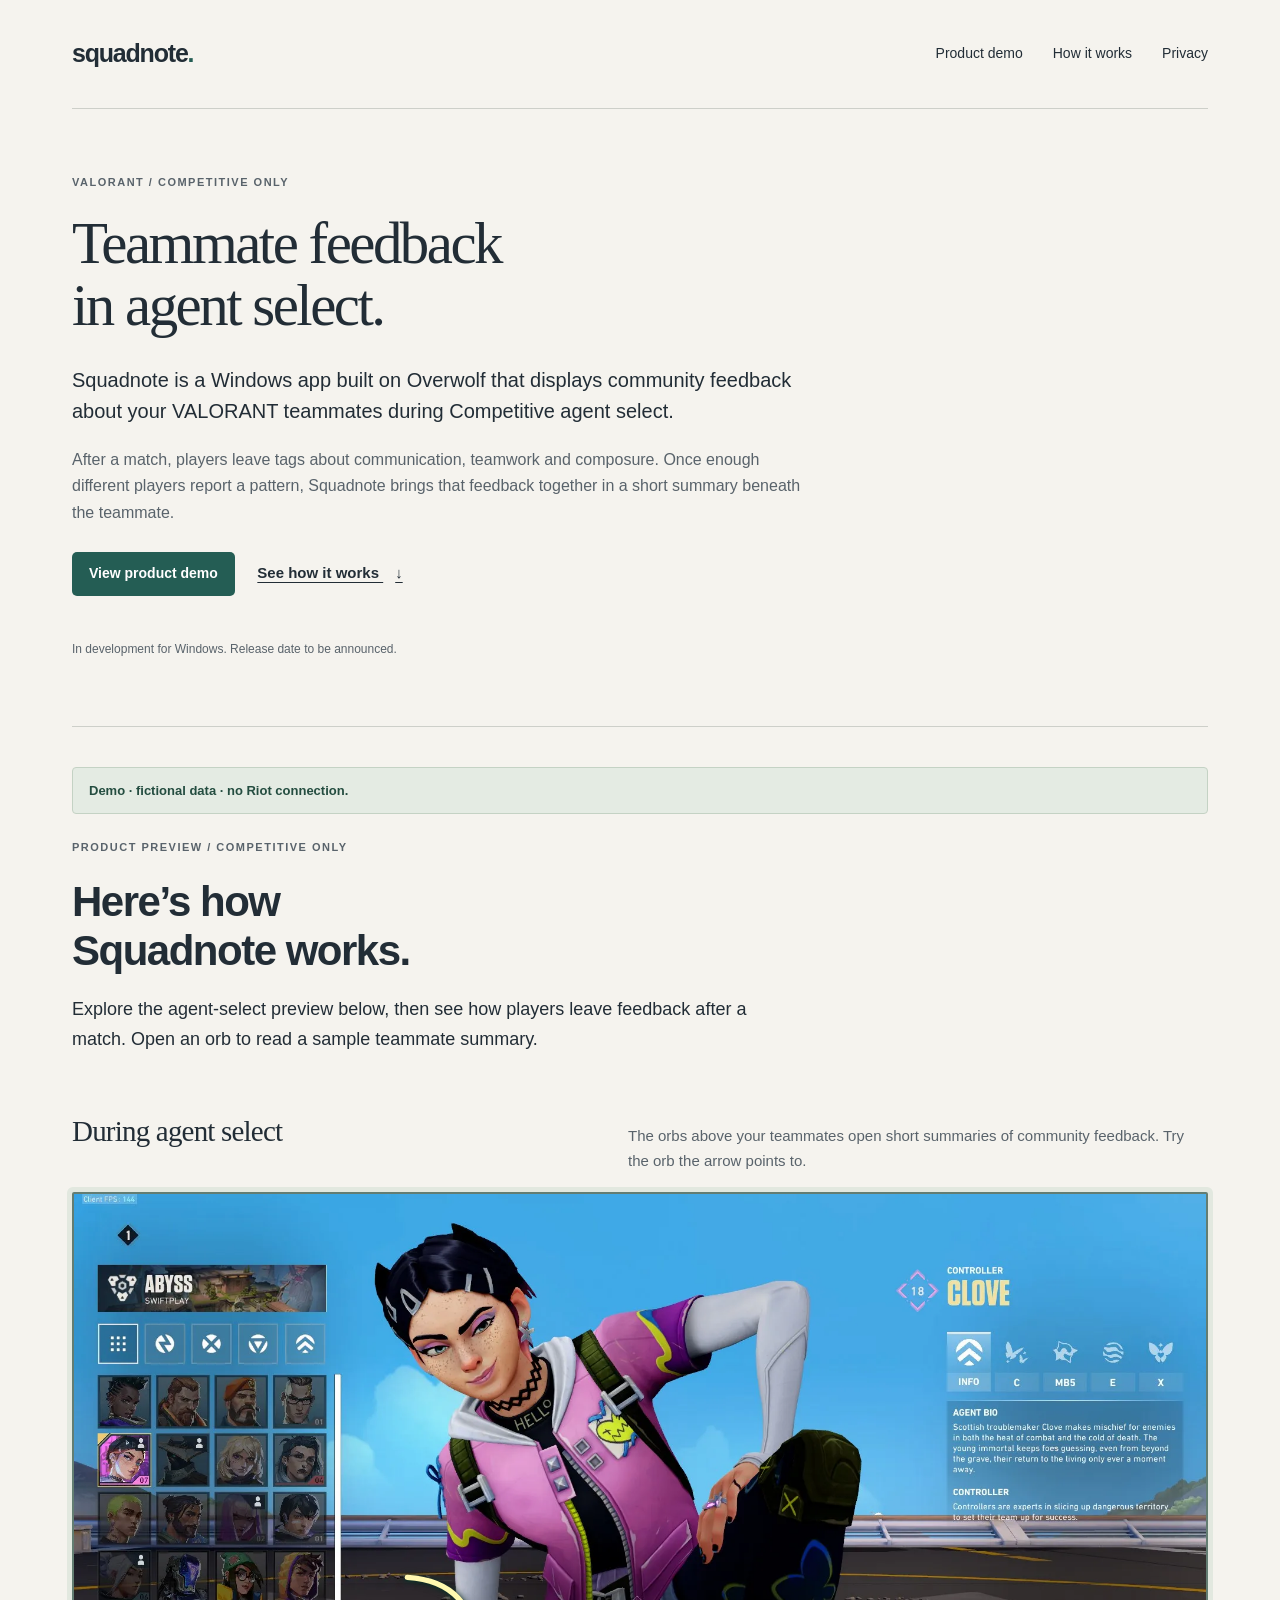
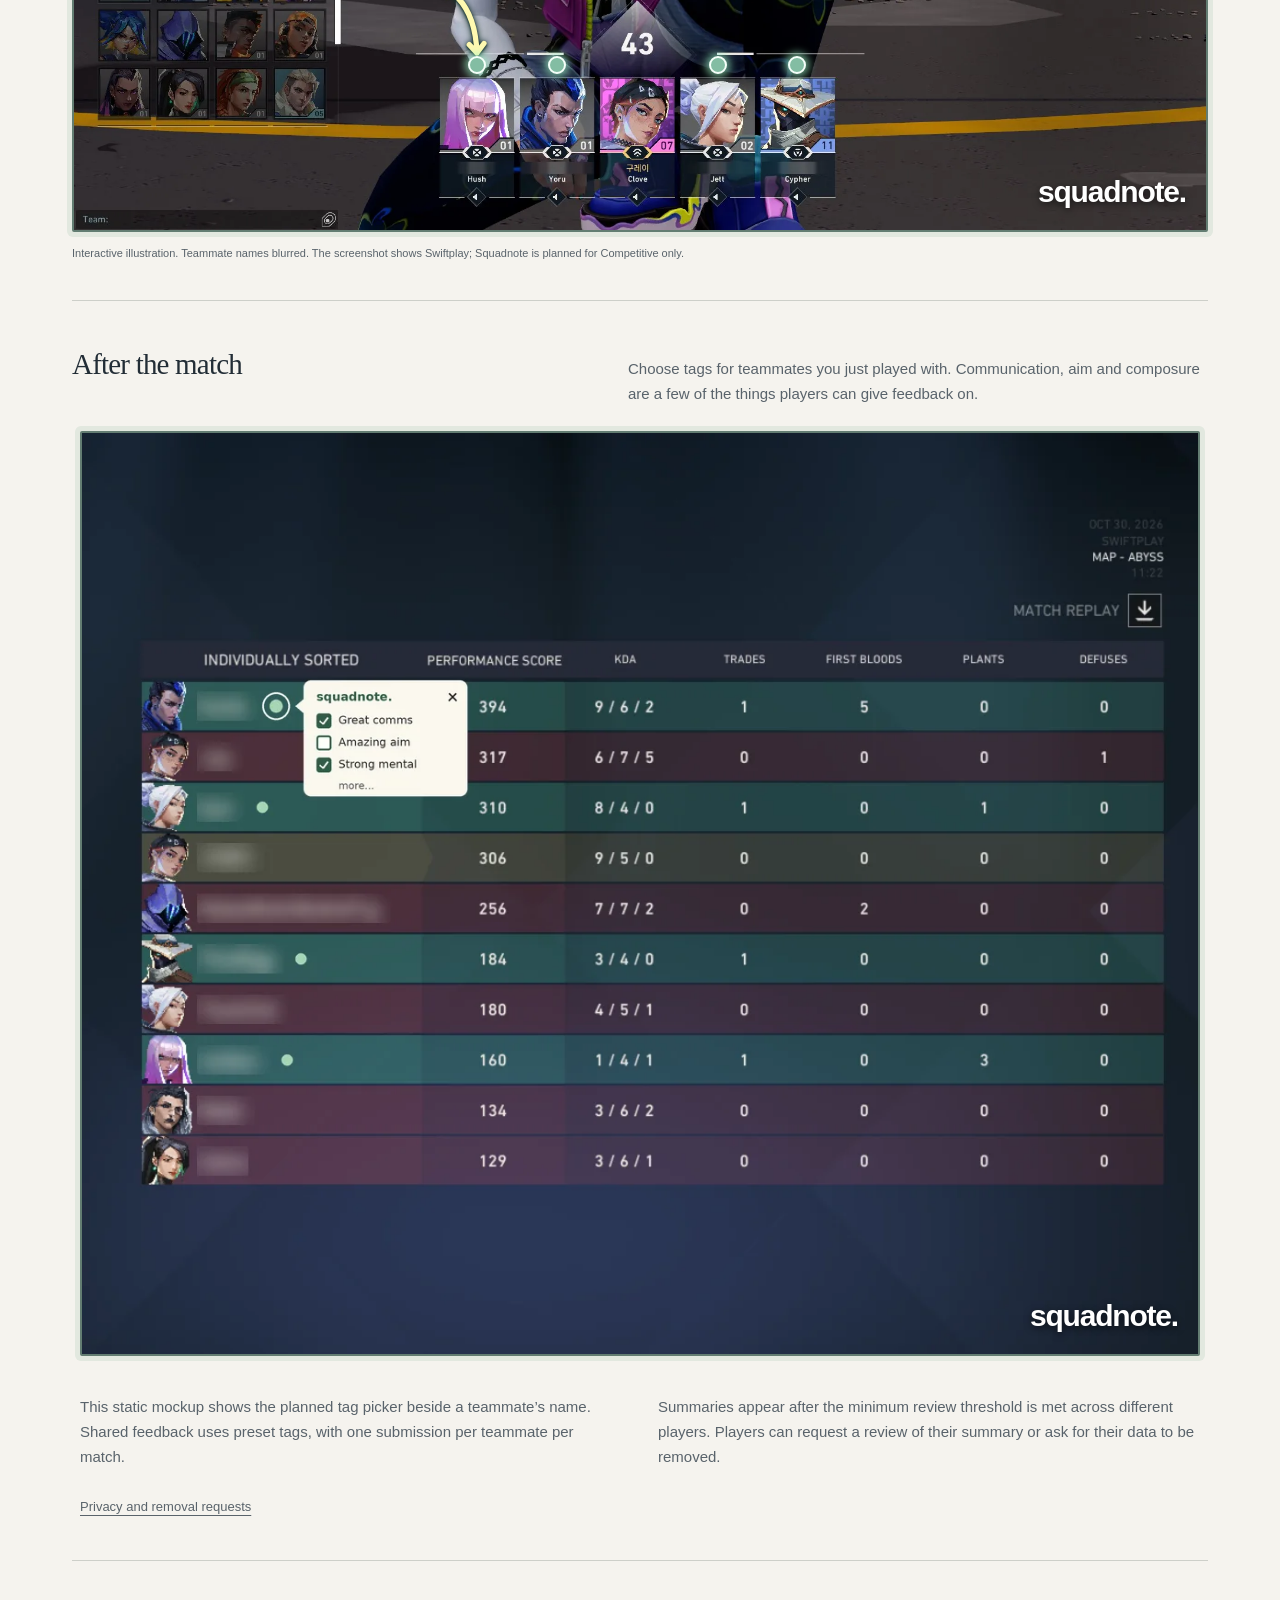
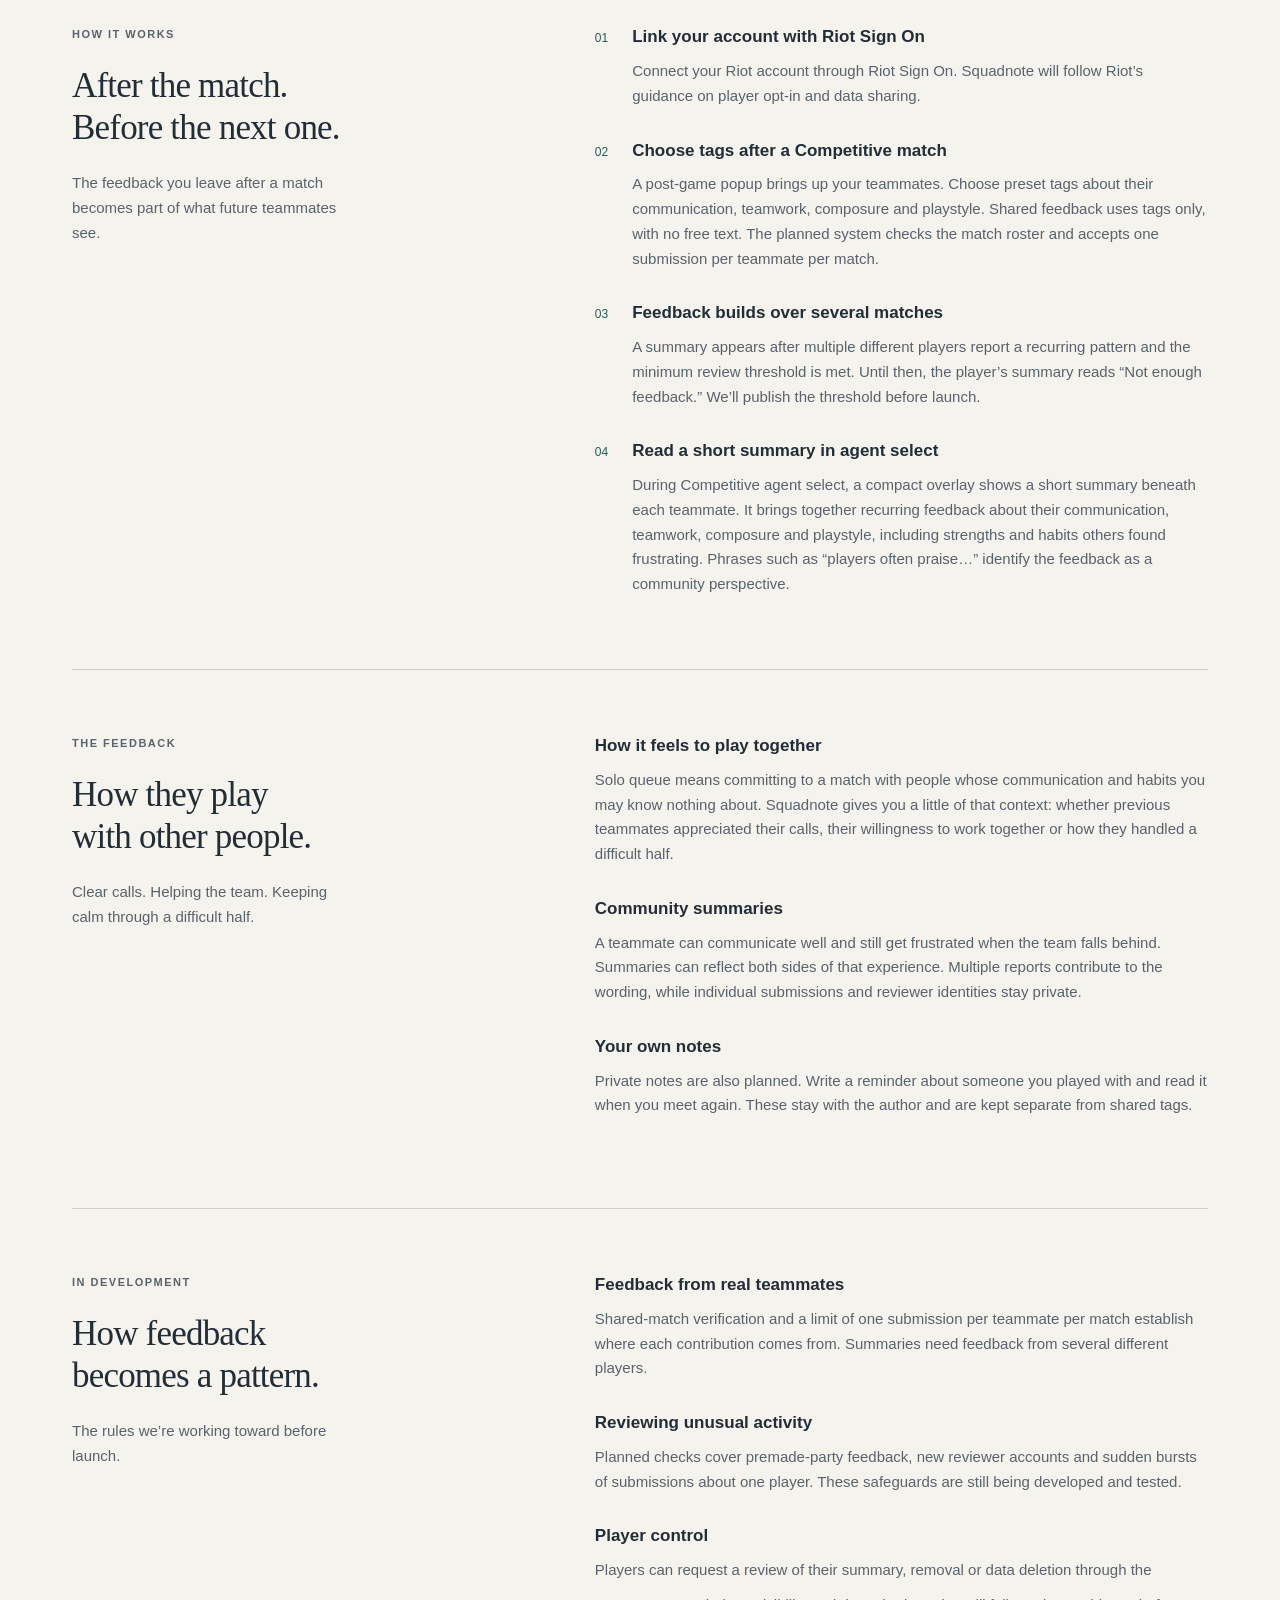
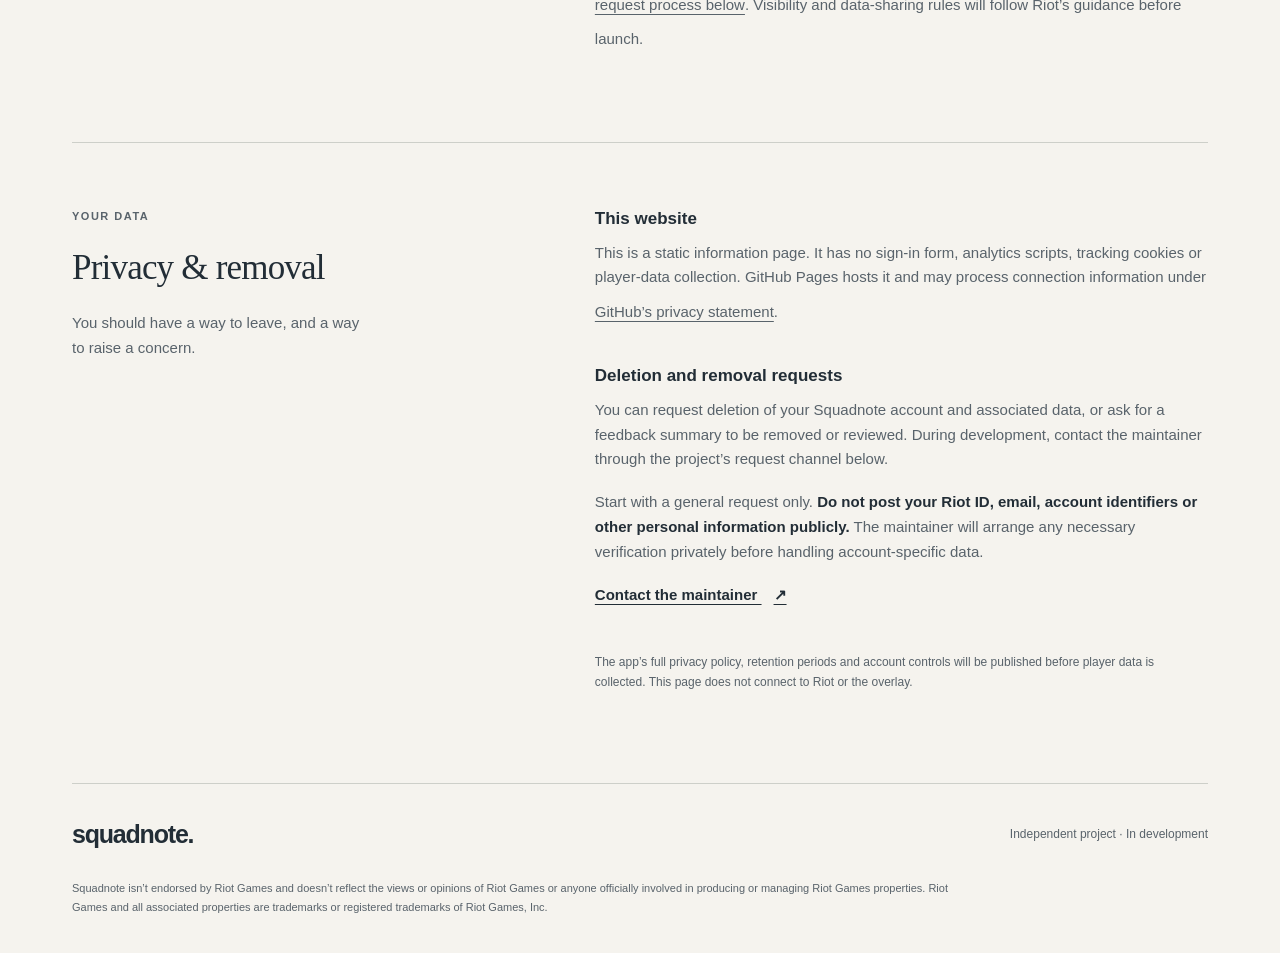
<file: index.html>
<!doctype html>
<html lang="en">
<head>
  <meta charset="utf-8">
  <meta name="viewport" content="width=device-width, initial-scale=1">
  <meta name="description" content="Squadnote is a VALORANT overlay in development. Community feedback summaries for teammates during Competitive agent select, built from post-game tags.">
  <meta name="theme-color" content="#f5f3ee">
  <title>Squadnote — Teammate feedback in agent select</title>
  <link rel="stylesheet" href="style.css?v=light-2">
  <link rel="stylesheet" href="demo-link.css?v=1">
  <link rel="stylesheet" href="demo.css?v=agent-only-6">
  <link rel="stylesheet" href="showcase.css?v=8">
  <link rel="stylesheet" href="landing-preview.css?v=1">
  <script src="agent-only.js?v=7" defer></script>
</head>
<body>
  <a class="skip" href="#main">Skip to content</a>
  <div class="page">
    <header>
      <a class="wordmark" href="#" aria-label="Squadnote home">squadnote<span aria-hidden="true">.</span></a>
      <nav aria-label="Main navigation"><a href="#product-demo">Product demo</a><a href="#how-it-works">How it works</a><a href="#privacy">Privacy</a></nav>
    </header>
    <main id="main">
      <section class="intro" aria-labelledby="title">
        <div class="intro-copy">
          <p class="eyebrow">VALORANT / COMPETITIVE ONLY</p>
          <h1 id="title">Teammate feedback<br>in agent select.</h1>
          <p class="lead">Squadnote is a Windows app built on Overwolf that displays community feedback about your VALORANT teammates during Competitive agent select.</p>
          <p class="description">After a match, players leave tags about communication, teamwork and composure. Once enough different players report a pattern, Squadnote brings that feedback together in a short summary beneath the teammate.</p>
          <a class="demo-cta" href="#product-demo">View product demo</a>
          <a class="text-link" href="#how-it-works">See how it works <span aria-hidden="true">↓</span></a>
          <p class="availability">In development for Windows. Release date to be announced.</p>
        </div>
      </section>
      <section id="product-demo" aria-labelledby="preview-title" class="landing-preview">
<div class="demo-banner">Demo · fictional data · no Riot connection.</div>
<div class="preview-intro"><p class="eyebrow">PRODUCT PREVIEW / COMPETITIVE ONLY</p><h2 id="preview-title" class="preview-title">Here’s how<br>Squadnote works.</h2><p>Explore the agent-select preview below, then see how players leave feedback after a match. Open an orb to read a sample teammate summary.</p></div>
<section aria-labelledby="select-title"><div class="view-heading"><h2 id="select-title">During agent select</h2><p>The orbs above your teammates open short summaries of community feedback. Try the orb the arrow points to.</p></div><div id="screen"></div><p class="image-note">Interactive illustration. Teammate names blurred. The screenshot shows Swiftplay; Squadnote is planned for Competitive only.</p></section>
<section class="postgame" aria-labelledby="post-title"><div class="view-heading"><h2 id="post-title">After the match</h2><p>Choose tags for teammates you just played with. Communication, aim and composure are a few of the things players can give feedback on.</p></div><figure class="scoreboard-image"><img src="assets/scoreboard-squadnote-mockup.webp" width="1214" height="1002" alt="Squadnote post-game scoreboard mockup showing preset feedback tags beside a teammate with their name blurred."><span class="image-wordmark">squadnote.</span></figure><div class="postgame-copy"><p>This static mockup shows the planned tag picker beside a teammate’s name. Shared feedback uses preset tags, with one submission per teammate per match.</p><p>Summaries appear after the minimum review threshold is met across different players. Players can request a review of their summary or ask for their data to be removed.</p><a href="#privacy">Privacy and removal requests</a></div></section>

      </section>
      <section class="how section" id="how-it-works" aria-labelledby="how-title">
        <div class="section-heading"><p class="eyebrow">HOW IT WORKS</p><h2 id="how-title">After the match.<br>Before the next one.</h2><p>The feedback you leave after a match becomes part of what future teammates see.</p></div>
        <ol class="steps">
          <li><span class="step-number" aria-hidden="true">01</span><div><h3>Link your account with Riot Sign On</h3><p>Connect your Riot account through Riot Sign On. Squadnote will follow Riot’s guidance on player opt-in and data sharing.</p></div></li>
          <li><span class="step-number" aria-hidden="true">02</span><div><h3>Choose tags after a Competitive match</h3><p>A post-game popup brings up your teammates. Choose preset tags about their communication, teamwork, composure and playstyle. Shared feedback uses tags only, with no free text. The planned system checks the match roster and accepts one submission per teammate per match.</p></div></li>
          <li><span class="step-number" aria-hidden="true">03</span><div><h3>Feedback builds over several matches</h3><p>A summary appears after multiple different players report a recurring pattern and the minimum review threshold is met. Until then, the player’s summary reads “Not enough feedback.” We’ll publish the threshold before launch.</p></div></li>
          <li><span class="step-number" aria-hidden="true">04</span><div><h3>Read a short summary in agent select</h3><p>During Competitive agent select, a compact overlay shows a short summary beneath each teammate. It brings together recurring feedback about their communication, teamwork, composure and playstyle, including strengths and habits others found frustrating. Phrases such as “players often praise…” identify the feedback as a community perspective.</p></div></li>
        </ol>
      </section>
      <section class="section" id="summaries" aria-labelledby="summaries-title">
        <div class="section-heading"><p class="eyebrow">THE FEEDBACK</p><h2 id="summaries-title">How they play<br>with other people.</h2><p>Clear calls. Helping the team. Keeping calm through a difficult half.</p></div>
        <div class="privacy-copy">
          <h3>How it feels to play together</h3>
          <p>Solo queue means committing to a match with people whose communication and habits you may know nothing about. Squadnote gives you a little of that context: whether previous teammates appreciated their calls, their willingness to work together or how they handled a difficult half.</p>
          <h3>Community summaries</h3>
          <p>A teammate can communicate well and still get frustrated when the team falls behind. Summaries can reflect both sides of that experience. Multiple reports contribute to the wording, while individual submissions and reviewer identities stay private.</p>
          <h3>Your own notes</h3>
          <p>Private notes are also planned. Write a reminder about someone you played with and read it when you meet again. These stay with the author and are kept separate from shared tags.</p>
        </div>
      </section>
      <section class="section" id="feedback-rules" aria-labelledby="feedback-title">
        <div class="section-heading"><p class="eyebrow">IN DEVELOPMENT</p><h2 id="feedback-title">How feedback<br>becomes a pattern.</h2><p>The rules we’re working toward before launch.</p></div>
        <div class="privacy-copy">
          <h3>Feedback from real teammates</h3>
          <p>Shared-match verification and a limit of one submission per teammate per match establish where each contribution comes from. Summaries need feedback from several different players.</p>
          <h3>Reviewing unusual activity</h3>
          <p>Planned checks cover premade-party feedback, new reviewer accounts and sudden bursts of submissions about one player. These safeguards are still being developed and tested.</p>
          <h3>Player control</h3>
          <p>Players can request a review of their summary, removal or data deletion through the <a href="#privacy">request process below</a>. Visibility and data-sharing rules will follow Riot’s guidance before launch.</p>
        </div>
      </section>
      <section class="privacy section" id="privacy" aria-labelledby="privacy-title">
        <div class="section-heading"><p class="eyebrow">YOUR DATA</p><h2 id="privacy-title">Privacy &amp; removal</h2><p>You should have a way to leave, and a way to raise a concern.</p></div>
        <div class="privacy-copy">
          <h3>This website</h3><p>This is a static information page. It has no sign-in form, analytics scripts, tracking cookies or player-data collection. GitHub Pages hosts it and may process connection information under <a href="https://docs.github.com/en/site-policy/privacy-policies/github-general-privacy-statement">GitHub’s privacy statement</a>.</p>
          <h3>Deletion and removal requests</h3><p>You can request deletion of your Squadnote account and associated data, or ask for a feedback summary to be removed or reviewed. During development, contact the maintainer through the project’s request channel below.</p>
          <p>Start with a general request only. <strong>Do not post your Riot ID, email, account identifiers or other personal information publicly.</strong> The maintainer will arrange any necessary verification privately before handling account-specific data.</p>
          <a class="text-link" href="https://github.com/mahadmoha987-byte/squadnote/issues/new?title=Privacy%20or%20removal%20request&amp;body=I%20would%20like%20to%20arrange%20a%20private%20conversation%20about%20a%20privacy%20or%20removal%20request.%20No%20personal%20information%20is%20included%20here.">Contact the maintainer <span aria-hidden="true">↗</span></a>
          <p class="policy-note">The app’s full privacy policy, retention periods and account controls will be published before player data is collected. This page does not connect to Riot or the overlay.</p>
        </div>
      </section>
    </main>
    <footer><div class="footer-line"><span class="wordmark">squadnote.</span><span>Independent project · In development</span></div><p>Squadnote isn’t endorsed by Riot Games and doesn’t reflect the views or opinions of Riot Games or anyone officially involved in producing or managing Riot Games properties. Riot Games and all associated properties are trademarks or registered trademarks of Riot Games, Inc.</p></footer>
  </div>
</body>
</html>
</file>
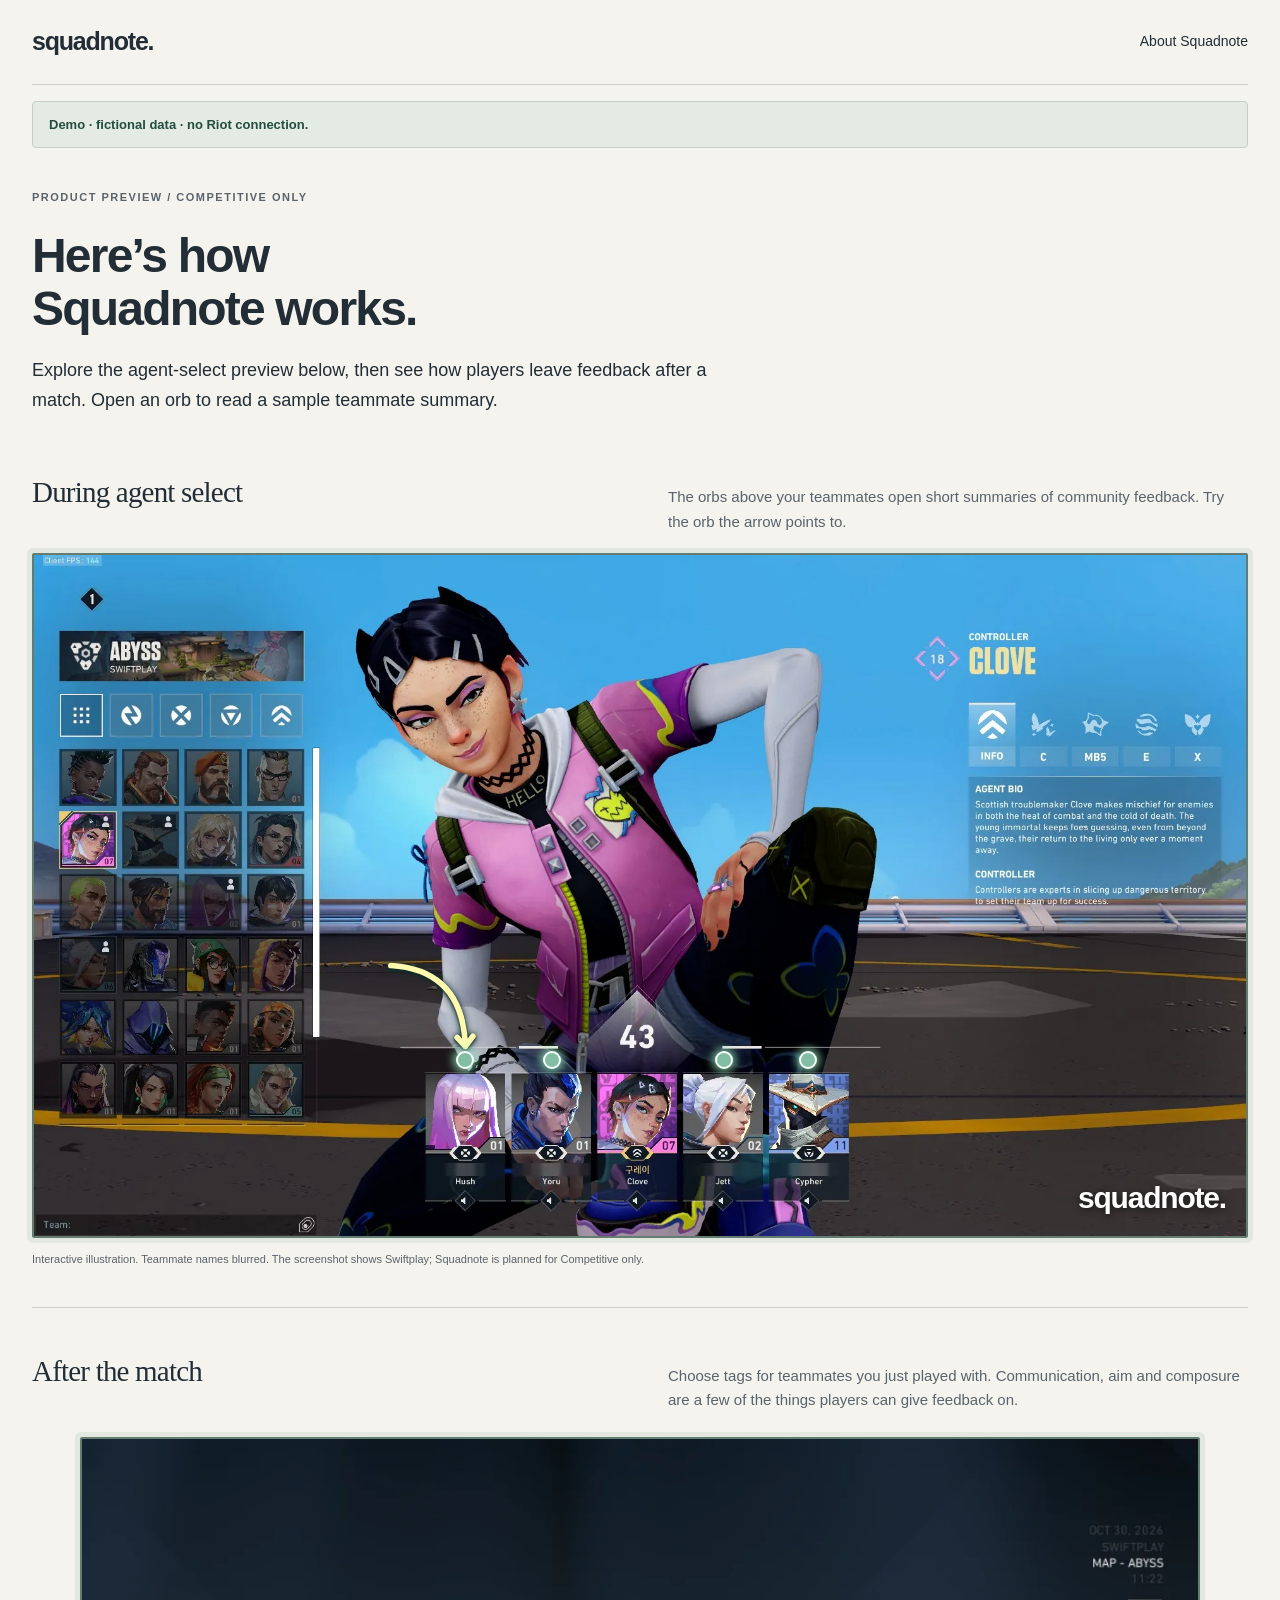
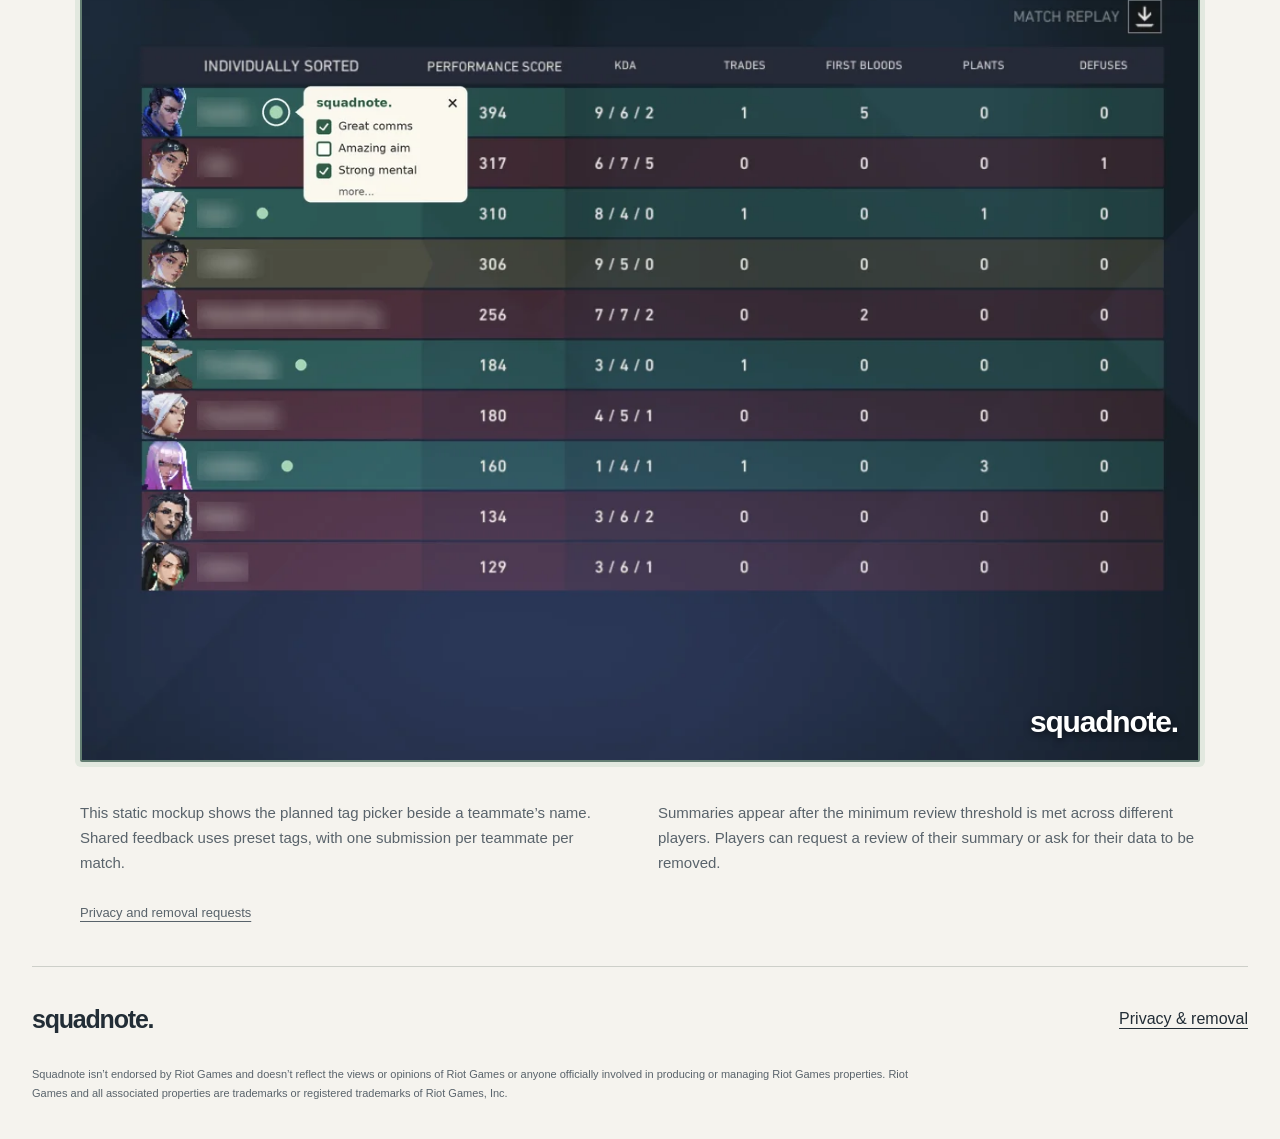
<file: demo.html>
<!doctype html>
<html lang="en"><head><meta charset="utf-8"><meta name="viewport" content="width=device-width,initial-scale=1"><title>Product preview — Squadnote</title><link rel="stylesheet" href="style.css?v=light-2"><link rel="stylesheet" href="demo.css?v=agent-only-6"><link rel="stylesheet" href="showcase.css?v=8"><script src="agent-only.js?v=7" defer></script></head>
<body><div class="page"><header><a class="wordmark" href="./">squadnote.</a><nav aria-label="Main navigation"><a href="./">About Squadnote</a></nav></header><main><div class="demo-banner">Demo · fictional data · no Riot connection.</div>
<section class="preview-intro"><p class="eyebrow">PRODUCT PREVIEW / COMPETITIVE ONLY</p><h1>Here’s how<br>Squadnote works.</h1><p>Explore the agent-select preview below, then see how players leave feedback after a match. Open an orb to read a sample teammate summary.</p></section>
<section aria-labelledby="select-title"><div class="view-heading"><h2 id="select-title">During agent select</h2><p>The orbs above your teammates open short summaries of community feedback. Try the orb the arrow points to.</p></div><div id="screen"></div><p class="image-note">Interactive illustration. Teammate names blurred. The screenshot shows Swiftplay; Squadnote is planned for Competitive only.</p></section>
<section class="postgame" aria-labelledby="post-title"><div class="view-heading"><h2 id="post-title">After the match</h2><p>Choose tags for teammates you just played with. Communication, aim and composure are a few of the things players can give feedback on.</p></div><figure class="scoreboard-image"><img src="assets/scoreboard-squadnote-mockup.webp" width="1214" height="1002" alt="Squadnote post-game scoreboard mockup showing preset feedback tags beside a teammate with their name blurred."><span class="image-wordmark">squadnote.</span></figure><div class="postgame-copy"><p>This static mockup shows the planned tag picker beside a teammate’s name. Shared feedback uses preset tags, with one submission per teammate per match.</p><p>Summaries appear after the minimum review threshold is met across different players. Players can request a review of their summary or ask for their data to be removed.</p><a href="./#privacy">Privacy and removal requests</a></div></section>
</main><footer><div class="footer-line"><span class="wordmark">squadnote.</span><a href="./#privacy">Privacy &amp; removal</a></div><p>Squadnote isn’t endorsed by Riot Games and doesn’t reflect the views or opinions of Riot Games or anyone officially involved in producing or managing Riot Games properties. Riot Games and all associated properties are trademarks or registered trademarks of Riot Games, Inc.</p></footer></div></body></html>
</file>
<file: style.css>
:root{color-scheme:light;--paper:#f5f3ee;--ink:#222d36;--muted:#59636b;--line:#cdcfc9;--accent:#245d54}
*{box-sizing:border-box}html{scroll-behavior:smooth;scroll-padding-top:24px}body{margin:0;background:var(--paper);color:var(--ink);font-family:Arial,Helvetica,sans-serif;font-size:16px;line-height:1.65}a{color:inherit;text-underline-offset:4px}a:hover{color:var(--accent)}a:focus-visible{outline:3px solid var(--accent);outline-offset:5px}.page{max-width:1248px;margin:auto;padding:0 56px}.skip{position:fixed;top:-100px;left:16px;padding:10px;background:white;z-index:2}.skip:focus{top:16px}header{display:flex;justify-content:space-between;align-items:center;padding:32px 0;border-bottom:1px solid var(--line)}.wordmark{font-size:25px;letter-spacing:-1.2px;font-weight:700;text-decoration:none}.wordmark span{color:var(--accent)}nav{display:flex;gap:30px;font-size:14px}nav a{text-decoration:none}.intro{display:grid;grid-template-columns:1.2fr 1fr;gap:72px;padding:88px 0 82px;align-items:center}.eyebrow{font-size:11px;letter-spacing:1.5px;font-weight:700;margin:0 0 22px;color:var(--muted)}h1{font-family:Georgia,'Times New Roman',serif;font-weight:400;letter-spacing:-2.5px;line-height:1.05;font-size:clamp(42px,4.6vw,66px);margin:0 0 28px}.lead{font-size:20px;line-height:1.55;max-width:540px;margin-bottom:20px}.description{color:var(--muted);max-width:495px;margin-bottom:26px}.text-link{display:inline-block;font-size:15px;font-weight:700}.text-link span{margin-left:12px}.availability{font-size:12px;color:var(--muted);margin-top:32px;max-width:350px}.example{background:#fffefb;border:1px solid #c8cec7;border-radius:12px;padding:30px;box-shadow:0 8px 24px #222d3608;align-self:center}.example-heading{display:flex;align-items:center;gap:14px;padding-bottom:24px;border-bottom:1px solid #e2e5de}.player-mark{width:46px;height:46px;border-radius:50%;display:grid;place-items:center;background:#e6ebe5;flex-shrink:0}.player-mark svg{width:27px;height:27px;stroke:var(--accent);stroke-width:1.5}.example-name{font-size:14px;font-weight:700;margin:0 0 2px}.example-label{font-size:12px;color:var(--muted);margin:0}.example-quote{font-family:Georgia,'Times New Roman',serif;font-size:29px;line-height:1.4;letter-spacing:-.4px;margin:26px 0 30px}.example-caption{font-size:11px;color:var(--muted);margin:0}.section{display:grid;grid-template-columns:1fr 1.45fr;gap:100px;border-top:1px solid var(--line);padding:64px 0 72px}h2{font-family:Georgia,'Times New Roman',serif;font-size:35px;line-height:1.2;letter-spacing:-.8px;font-weight:400;margin:0 0 22px}.section-heading>p:last-child{color:var(--muted);font-size:15px;max-width:290px}.steps{list-style:none;padding:0;margin:0}.steps li{display:flex;gap:24px;margin-bottom:30px}.steps li:last-child{margin-bottom:0}.step-number{font-size:12px;color:var(--accent);padding-top:4px;font-variant-numeric:tabular-nums}h3{font-size:17px;line-height:1.4;margin:0 0 10px;font-weight:600}.steps p,.privacy-copy p{margin:0;color:var(--muted);font-size:15px}.privacy-copy h3:not(:first-child){margin-top:30px}.privacy-copy p{margin-bottom:18px}.privacy-copy strong{font-weight:600;color:var(--ink)}.privacy-copy .policy-note{font-size:12px;margin-top:26px}footer{border-top:1px solid var(--line);padding:30px 0 36px}.footer-line{display:flex;justify-content:space-between;align-items:center;margin-bottom:24px}.footer-line>span:last-child{font-size:12px;color:var(--muted)}footer>p{font-size:11px;line-height:1.7;color:var(--muted);max-width:900px;margin:0}
@media(max-width:900px){.page{padding:0 32px}.intro{gap:35px;padding:60px 0}.section{gap:45px;grid-template-columns:1fr 1.5fr}.example-quote{font-size:22px}h1{font-size:49px}.lead{font-size:18px}}
@media(max-width:650px){.page{padding:0 22px}header{padding:22px 0}.wordmark{font-size:23px}nav{gap:18px;font-size:12px}.intro{grid-template-columns:1fr;gap:36px;padding:48px 0 55px}h1{font-size:47px;letter-spacing:-1.8px}.eyebrow{font-size:10px}.availability{max-width:none;margin-top:24px}.example{padding:24px}.section{grid-template-columns:1fr;gap:28px;padding:42px 0}.section-heading>p:last-child{max-width:100%}h2{font-size:32px}.section-heading .eyebrow{margin-bottom:15px}.steps li{gap:18px}.footer-line{align-items:flex-start;gap:20px}.footer-line>span:last-child{max-width:150px;text-align:right}footer{padding-bottom:28px}}
@media(prefers-reduced-motion:reduce){html{scroll-behavior:auto}}
</file>
<file: demo-link.css>
.demo-cta{display:inline-flex;align-items:center;justify-content:center;min-height:44px;padding:10px 17px;background:#245d54;color:white;border-radius:5px;text-decoration:none;font-size:14px;font-weight:700;margin:0 18px 12px 0}.demo-cta:hover{background:#19483f;color:white}header nav a{display:inline-flex;align-items:center;min-height:44px}@media(max-width:650px){header{gap:12px;flex-wrap:wrap}header nav{gap:16px;flex-wrap:wrap}}
</file>
<file: demo.css>
[hidden]{display:none!important}.demo-banner{position:sticky;top:0;z-index:10;background:#e4ebe3;border:1px solid #c4d2c4;border-radius:4px;padding:12px 16px;font-size:13px;font-weight:700;margin-top:20px;color:#244d40}.demo-heading{display:flex;justify-content:space-between;align-items:center;gap:20px;padding:32px 0 24px}.demo-heading h1{font-size:44px;margin:0}.demo-heading .eyebrow{margin-bottom:10px}button,.demo-heading a{min-height:44px;min-width:44px}button{font:inherit;font-size:14px;border:1px solid #bdc9c0;border-radius:5px;background:#fffefb;color:var(--ink);padding:10px 15px;cursor:pointer}button:hover{border-color:var(--accent);background:#edf3ec}button:focus-visible{outline:3px solid #327260;outline-offset:3px}button:disabled{cursor:default;opacity:.45}button[aria-pressed=true],#explore button[aria-current=step]{background:#dcebe0;border-color:#477b63}.primary{background:#245d54;color:white;border-color:#245d54}.primary:hover{background:#19483f;color:white}.quiet{background:transparent}.panel{background:#fffefb;border:1px solid var(--line);padding:32px;border-radius:8px}.panel h2{font-size:32px}.panel>p{max-width:720px}.connect{max-width:730px;margin:0 auto}.consent{background:#edf1ea;padding:20px;margin:24px 0}.consent p{margin:8px 0 0}.fine{font-size:12px;color:var(--muted)}.coach{border-left:3px solid var(--accent);background:#e9eee6;padding:16px 20px;margin-top:24px}.coach p{margin:5px 0 0;font-size:14px}.tutorial-controls{position:sticky;bottom:0;z-index:9;display:flex;justify-content:space-between;align-items:center;gap:14px;background:var(--paper);border-top:1px solid var(--line);padding:14px 0;margin-top:20px}.tutorial-controls span{font-size:13px;text-align:center}#next{background:#245d54;color:white;min-width:90px}#explore{display:flex;gap:8px;flex-wrap:wrap;margin-bottom:20px}.select-board{background:#233c50;color:#eef4f7;border:1px solid #415d70;padding:22px;border-radius:8px}.map-label{display:flex;align-items:baseline;gap:12px;flex-wrap:wrap}.map-label strong{font-size:23px;letter-spacing:2px}.map-label span{font-size:13px}.map-label small{margin-left:auto;color:#b3c8d4;font-size:11px}.selection-stage{display:grid;grid-template-columns:180px 1fr 180px;gap:24px;min-height:260px;margin-top:20px}.agent-grid{display:grid;grid-template-columns:repeat(3,1fr);gap:6px;align-content:start}.agent-grid button{padding:4px;min-height:48px;background:#345065;color:#edf4f7;border-color:#567185;font-size:11px}.agent-grid button span{display:block;font-size:15px;color:#b6cfc9}.agent-grid button[aria-pressed=true]{background:#61766c}.character{display:flex;align-items:center;flex-direction:column;justify-content:center;min-width:0}.character svg{height:225px;fill:#122637;stroke:#7a999f;stroke-width:2}.character span{font-size:11px;color:#bad0d8;text-align:center}.ability-panel{font-size:12px;color:#bad0d8;padding-top:16px}.ability-panel>span{font-size:9px;letter-spacing:1px}.ability-panel h3{color:white;font-size:22px;margin-top:8px}.ability-shapes{font-size:27px;letter-spacing:8px;border-bottom:1px solid #587080;padding-bottom:12px}.summary-lane{min-height:210px;display:flex;align-items:center;justify-content:center;padding:16px 0}.orb-hint{font-size:13px;color:#c3d4dc;text-align:center}.summary-card{background:#fffefb;color:#222d36;border:1px solid #bfd1c5;box-shadow:0 4px 14px #0002;border-radius:7px;width:min(100%,390px);padding:14px 18px}.summary-card>div:first-child{display:flex;align-items:center;justify-content:space-between}.summary-card .wordmark{font-family:Arial,Helvetica,sans-serif;font-size:18px;color:#245d54}.summary-card small{font-size:11px;color:#59636b}.summary-card>p{font-size:15px;line-height:1.5;margin:10px 0}.summary-card button{background:transparent}.summary-card #close-card{border:0;font-size:22px;padding:0}.based{font-size:12px;text-decoration:underline;text-underline-offset:3px;padding:6px 0;border:0}.basis{font-size:12px;border-top:1px solid #ccd6cd;padding-top:12px}.basis p{margin:6px 0}.team-row{display:grid;grid-template-columns:repeat(5,minmax(0,1fr));gap:8px}.player-slot{min-width:0;text-align:center}.orb{display:flex;align-items:center;justify-content:center;margin:0 auto 8px;padding:0;border:0;background:transparent!important;border-radius:50%;width:44px;height:44px}.orb span{display:block;width:15px;height:15px;border-radius:50%;background:#8fc7b0;border:2px solid #d8eee4}.orb.gray span{background:#7b8791;border-color:#aeb9c1}.orb[aria-expanded=true]{outline:2px solid #d5e8de;outline-offset:-3px}.slot-body{border-top:1px solid #a9bbc3;background:#1b3041;min-height:124px;padding:12px 4px}.portrait{width:42px;height:42px;display:grid;place-items:center;background:#3c5667;margin:0 auto 8px;font-size:12px;border-radius:5px}.self .portrait{background:#557166}.slot-body strong{display:block;font-size:11px;overflow-wrap:anywhere}.slot-body small{display:block;font-size:10px;color:#bdd0d9}.timer{height:44px;margin-bottom:8px;font-size:28px;line-height:44px;font-variant-numeric:tabular-nums}.board-note{text-align:center;font-size:10px;color:#b8cbd7;margin:14px 0 0}.teammate-tabs{display:flex;gap:8px;flex-wrap:wrap;margin:22px 0}.teammate-tabs small{display:block;color:#59636b;font-size:11px}.feedback fieldset{border:0;padding:0;margin:18px 0}.feedback legend{font-size:13px;font-weight:700;margin-bottom:8px}.tag-list{display:flex;gap:8px;flex-wrap:wrap}.tag-list button{font-size:13px}.confirmation{font-size:13px;color:#245d54;min-height:24px}.rule-flow{display:grid;grid-template-columns:repeat(4,1fr);gap:12px;list-style:none;padding:0;margin:28px 0}.rule-flow button{width:100%;height:100%;text-align:left;min-height:120px}.rule-flow span{display:block;font-size:12px;color:#245d54;margin-bottom:12px}.rule-detail{background:#edf1ea;padding:22px}.rule-detail p{margin:0}.profile blockquote{font-family:Georgia,serif;font-size:27px;max-width:600px;margin:24px 0}.privacy-actions{display:flex;gap:10px;flex-wrap:wrap;margin:24px 0}.api-use{padding:42px 0;border-top:1px solid var(--line);margin-top:32px}.api-use h2{font-size:28px}.api-use p,.api-use dd{font-size:14px;color:var(--muted)}.api-use dl{display:grid;grid-template-columns:190px 1fr;gap:15px 24px}.api-use dt{font-size:14px;font-weight:bold}.api-use dd{margin:0}header nav a{display:inline-flex;align-items:center;min-height:44px}
@media(max-width:700px){.panel{padding:22px}.demo-heading{align-items:flex-start}.demo-heading h1{font-size:34px}.demo-heading .eyebrow{font-size:9px}.selection-stage{grid-template-columns:116px 1fr;gap:14px}.ability-panel{grid-column:1/-1;padding-top:0;display:grid;grid-template-columns:1fr 2fr;gap:0 18px}.ability-panel>span{grid-column:1/-1}.ability-panel p{grid-column:2;grid-row:2/4;margin:8px 0}.ability-panel h3{font-size:18px}.ability-shapes{font-size:18px;letter-spacing:4px}.character svg{height:190px}.select-board{padding:12px}.map-label small{margin-left:0;flex-basis:100%}.summary-lane{min-height:210px}.team-row{gap:3px}.slot-body{min-height:136px;padding:10px 2px}.slot-body strong{font-size:10px}.slot-body small{font-size:9px}.portrait{width:34px;height:38px}.rule-flow{grid-template-columns:1fr 1fr}.rule-flow button{min-height:110px}.api-use dl{grid-template-columns:1fr;gap:4px}.api-use dd{margin-bottom:14px}.demo-banner{font-size:11px;padding:11px 9px}.tutorial-controls{padding:12px 0}.tutorial-controls span{font-size:11px}.demo-heading button{font-size:12px}header nav{gap:12px}.coach{padding:14px}.coach p{font-size:13px}}
footer a{display:inline-flex;align-items:center;min-height:44px}@media(max-width:700px){.selection-stage{grid-template-columns:144px minmax(0,1fr)}}
body a{min-height:44px;min-width:44px;display:inline-flex;align-items:center}
.screenshot-board{border:1px solid var(--line);border-radius:8px;background:#fffefb;padding:12px}.screenshot-frame{position:relative;width:100%}.screenshot-frame img{display:block;width:100%;height:auto;border-radius:4px}.shot-orb{position:absolute;transform:translate(-50%,-50%);margin:0;z-index:1;width:44px;height:44px;min-width:44px;min-height:44px;animation:none;transition:none}.shot-orb span{width:18px;height:18px;background:#83bda3;border:2px solid #f4fff9;box-shadow:0 1px 4px #0008}.screenshot-caption{font-size:12px;line-height:1.6;color:var(--muted);margin:12px 4px}.screenshot-board .summary-lane{min-height:160px;color:var(--ink);padding:8px 0}.screenshot-board .orb-hint{color:var(--muted)}.screenshot-board .summary-card{width:min(100%,430px)}.screenshot-board .summary-card>p{font-size:14px}.mobile-orb-controls{display:none}@media(max-width:650px){.screenshot-board{padding:6px}.mobile-orb-controls{display:grid;grid-template-columns:repeat(4,minmax(0,1fr));gap:5px;margin:12px 0}.mobile-orb-controls button{font-size:12px;padding:8px 3px}.shot-orb span{width:14px;height:14px}.screenshot-caption{font-size:11px}}
/* Agent-select view: image and directly interactive orbs. */
.screenshot-mode .page{max-width:1900px;padding:0 16px}.screenshot-mode header,.screenshot-mode .demo-heading,.screenshot-mode #explore,.screenshot-mode .coach,.screenshot-mode .api-use,.screenshot-mode footer{display:none!important}.screenshot-mode .demo-banner{margin:8px 0;font-size:11px;padding:8px 12px}.screenshot-mode .screenshot-board{border:0;padding:0;background:transparent}.screenshot-mode .screenshot-frame{width:min(100%,calc((100svh - 130px)*1919/1079));margin:0 auto}.screenshot-mode .screenshot-frame img{border-radius:3px}.screenshot-mode .tutorial-controls{margin-top:8px;padding:8px 0}.screenshot-mode #summary-lane{padding:0;min-height:0}.screenshot-mode .summary-card{position:fixed;z-index:12;width:min(290px,calc(100vw - 16px));padding:10px 14px;box-shadow:0 8px 24px #0004}.screenshot-mode .summary-card>p{font-size:12px;line-height:1.5;margin:6px 0 4px}.screenshot-mode .summary-card .wordmark{font-size:16px}.screenshot-mode .summary-card #close-card{min-height:30px;min-width:30px}.hover-prompt{position:absolute;top:12px;left:12px;background:#16382cdd;color:white;border:1px solid #acd7bf;padding:7px 11px;border-radius:4px;font-size:12px;pointer-events:none}.shot-orb span{animation:orb-glow 2s ease-in-out infinite;box-shadow:0 0 8px 3px #9ff6c8b0;width:18px;height:18px}.shot-orb:hover span{background:#c8ffdf}@keyframes orb-glow{0%,100%{box-shadow:0 0 6px 2px #9ff6c880}50%{box-shadow:0 0 13px 5px #9ff6c8cc}}@media(prefers-reduced-motion:reduce){.shot-orb span{animation:none}}@media(max-width:650px){.screenshot-mode .page{padding:0 4px}.hover-prompt{font-size:10px;top:6px;left:6px;padding:4px 7px}.shot-orb span{width:16px;height:16px}.screenshot-mode .screenshot-frame{width:100%}}
</file>
<file: showcase.css>
.page{max-width:1540px;padding:0 32px}header{padding:20px 0}.preview-intro{padding:40px 0 28px;max-width:820px}.preview-intro h1{font-size:48px;margin-bottom:20px}.preview-intro>p:last-child{font-size:18px;line-height:1.65;max-width:700px}.view-heading{display:flex;justify-content:space-between;align-items:baseline;gap:36px;margin:14px 0 18px}.view-heading h2{font-size:29px;margin:0;flex-shrink:0}.view-heading p{max-width:580px;color:var(--muted);font-size:15px;margin:0}.screenshot-board{border:0;background:transparent;padding:0}.screenshot-frame{width:100%;position:relative}.screenshot-frame img{width:100%;height:auto;display:block;border-radius:5px}.screenshot-frame #summary-lane{padding:0;min-height:0}.summary-card{position:fixed;z-index:12;width:min(290px,calc(100vw - 16px));padding:10px 14px}.summary-card>p{font-size:13px;margin:6px 0 4px}.summary-card .wordmark{font-size:17px}.orb-arrow{position:absolute;inset:0;width:100%;height:100%;pointer-events:none;filter:drop-shadow(0 1px 3px #0009)}.orb-arrow path{stroke:#f1fff7;stroke-width:4;fill:none;stroke-linecap:round;stroke-linejoin:round}.has-summary .orb-arrow{visibility:hidden}.image-wordmark{position:absolute;bottom:14px;right:20px;font-family:Arial,Helvetica,sans-serif;font-weight:700;font-size:30px;letter-spacing:-1.2px;color:white;text-shadow:0 2px 7px #0009;pointer-events:none}.image-note{font-size:11px;color:var(--muted);margin:12px 0 0}.postgame{border-top:1px solid var(--line);margin-top:38px;padding:32px 0}.scoreboard-image{position:relative;max-width:1120px;margin:24px auto}.scoreboard-image img{display:block;width:100%;height:auto;border-radius:5px}.postgame-copy{display:grid;grid-template-columns:1fr 1fr;gap:0 36px;max-width:1120px;margin:auto;color:var(--muted);font-size:15px}.postgame-copy a{font-size:13px;justify-self:start;min-height:44px}.demo-banner{position:static;margin-top:16px}.shot-orb span{animation:orb-glow 2s ease-in-out infinite}@media(max-width:700px){.page{padding:0 16px}.preview-intro{padding:28px 0 18px}.preview-intro h1{font-size:37px}.preview-intro>p:last-child{font-size:16px}.view-heading{display:block}.view-heading h2{font-size:27px;margin-bottom:10px}.view-heading p{font-size:14px}.image-wordmark{font-size:20px;bottom:8px;right:10px}.postgame-copy{display:block}.orb-arrow path{stroke-width:6}.postgame{margin-top:26px;padding-top:26px}.shot-orb span{width:14px;height:14px}}@media(prefers-reduced-motion:reduce){.shot-orb span{animation:none}}
.screenshot-board .summary-card{width:min(290px,calc(100vw - 16px))}

.preview-intro h1{font-family:Arial,Helvetica,sans-serif;font-weight:700;letter-spacing:-1.8px;line-height:1.12}.screenshot-frame,.scoreboard-image{border:2px solid #637d72;border-radius:2px;box-shadow:0 0 0 5px #e2e8df}.screenshot-frame img,.scoreboard-image img{border-radius:0}.orb-arrow path{stroke:#fff9b0;stroke-width:9;filter:drop-shadow(0 2px 2px #102d26)}.orb-arrow{filter:drop-shadow(0 0 3px #102d26)}@media(max-width:700px){.preview-intro h1{letter-spacing:-1.2px}.orb-arrow path{stroke-width:12}}
</file>
<file: landing-preview.css>
.page{max-width:1248px;padding:0 56px}header{padding:32px 0}.intro{display:block;padding:64px 0 54px}.intro-copy{max-width:850px}.intro .lead,.intro .description{max-width:740px}.landing-preview{border-top:1px solid var(--line);padding:24px 0 16px}.preview-title{font-family:Arial,Helvetica,sans-serif;font-weight:700;font-size:42px;letter-spacing:-1.5px;line-height:1.15;margin-bottom:20px}.landing-preview .preview-intro{padding-top:24px}.landing-preview .postgame{margin-bottom:0;padding-bottom:16px}#product-demo{scroll-margin-top:20px}@media(max-width:900px){.page{padding:0 32px}}@media(max-width:650px){.page{padding:0 22px}header{padding:22px 0}.intro{padding:42px 0}.preview-title{font-size:34px}.landing-preview{padding-top:16px}.preview-intro>p:last-child{font-size:16px}}
</file>
